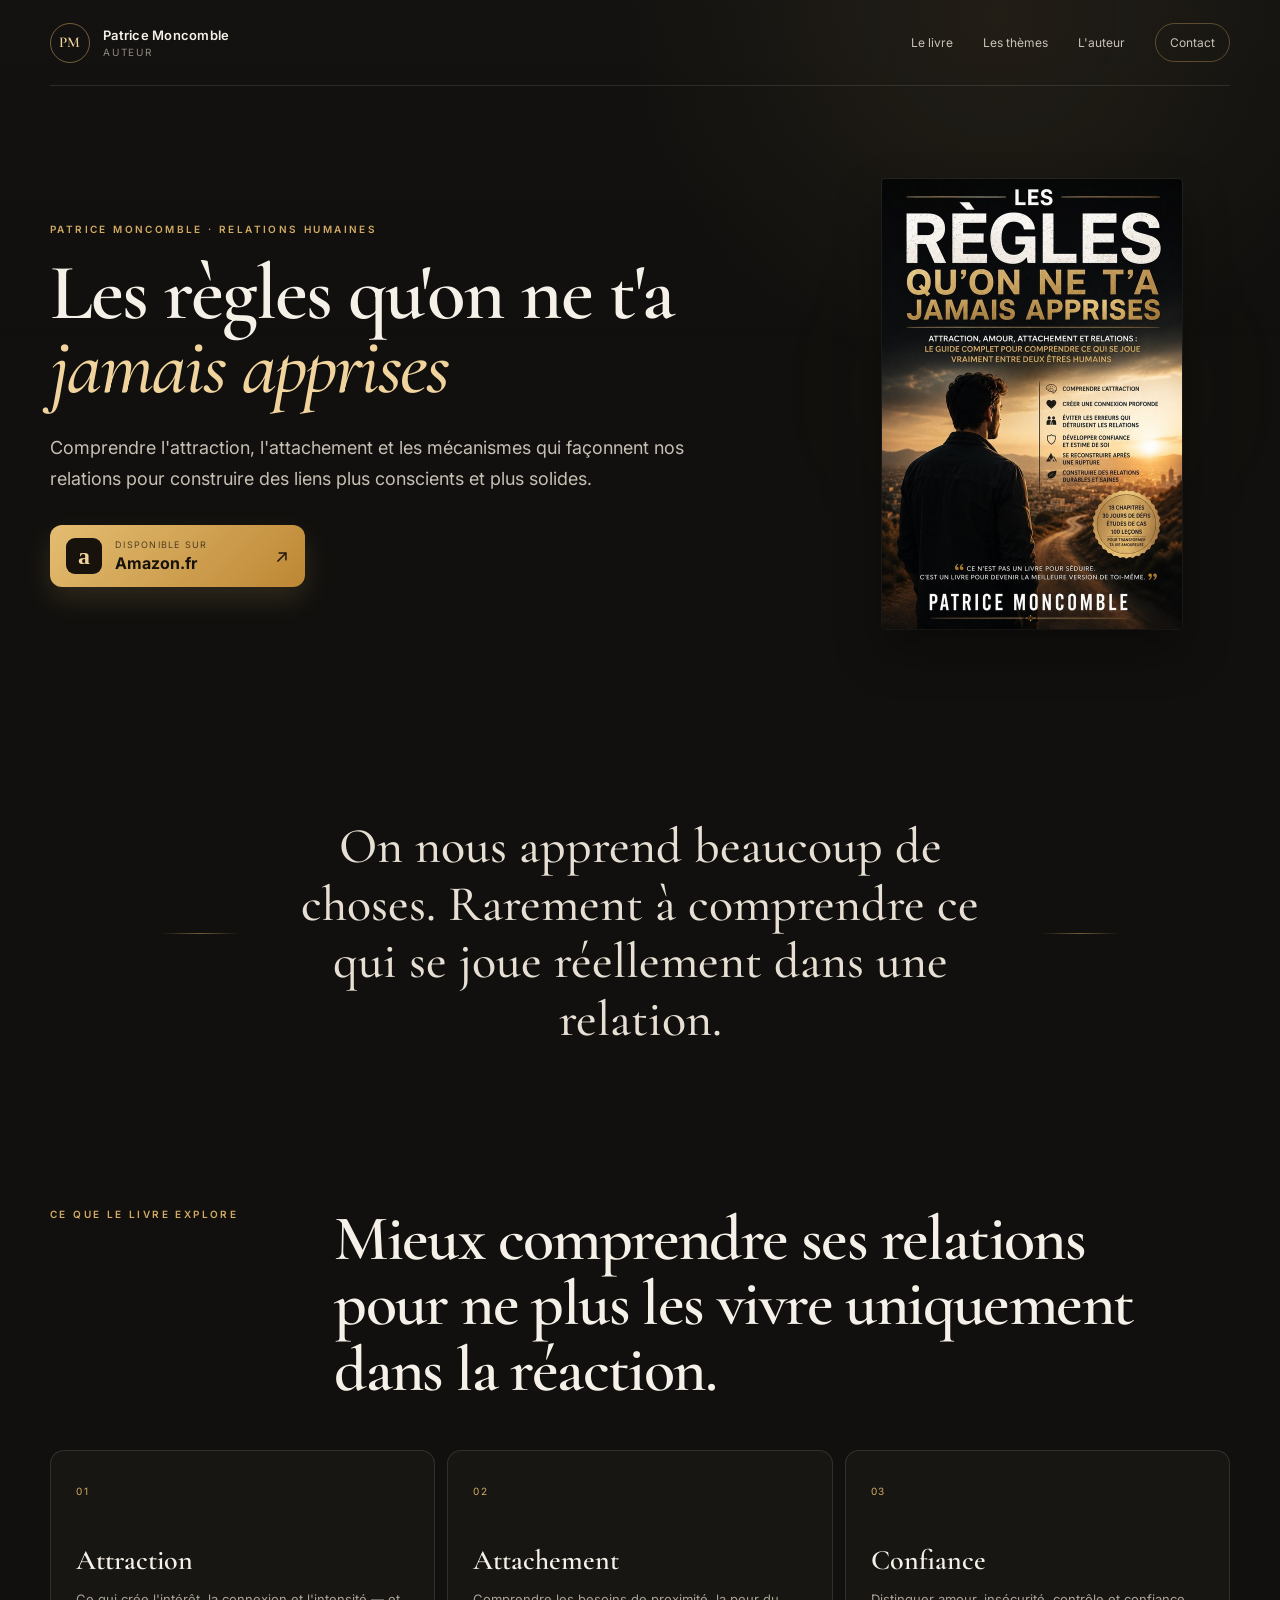
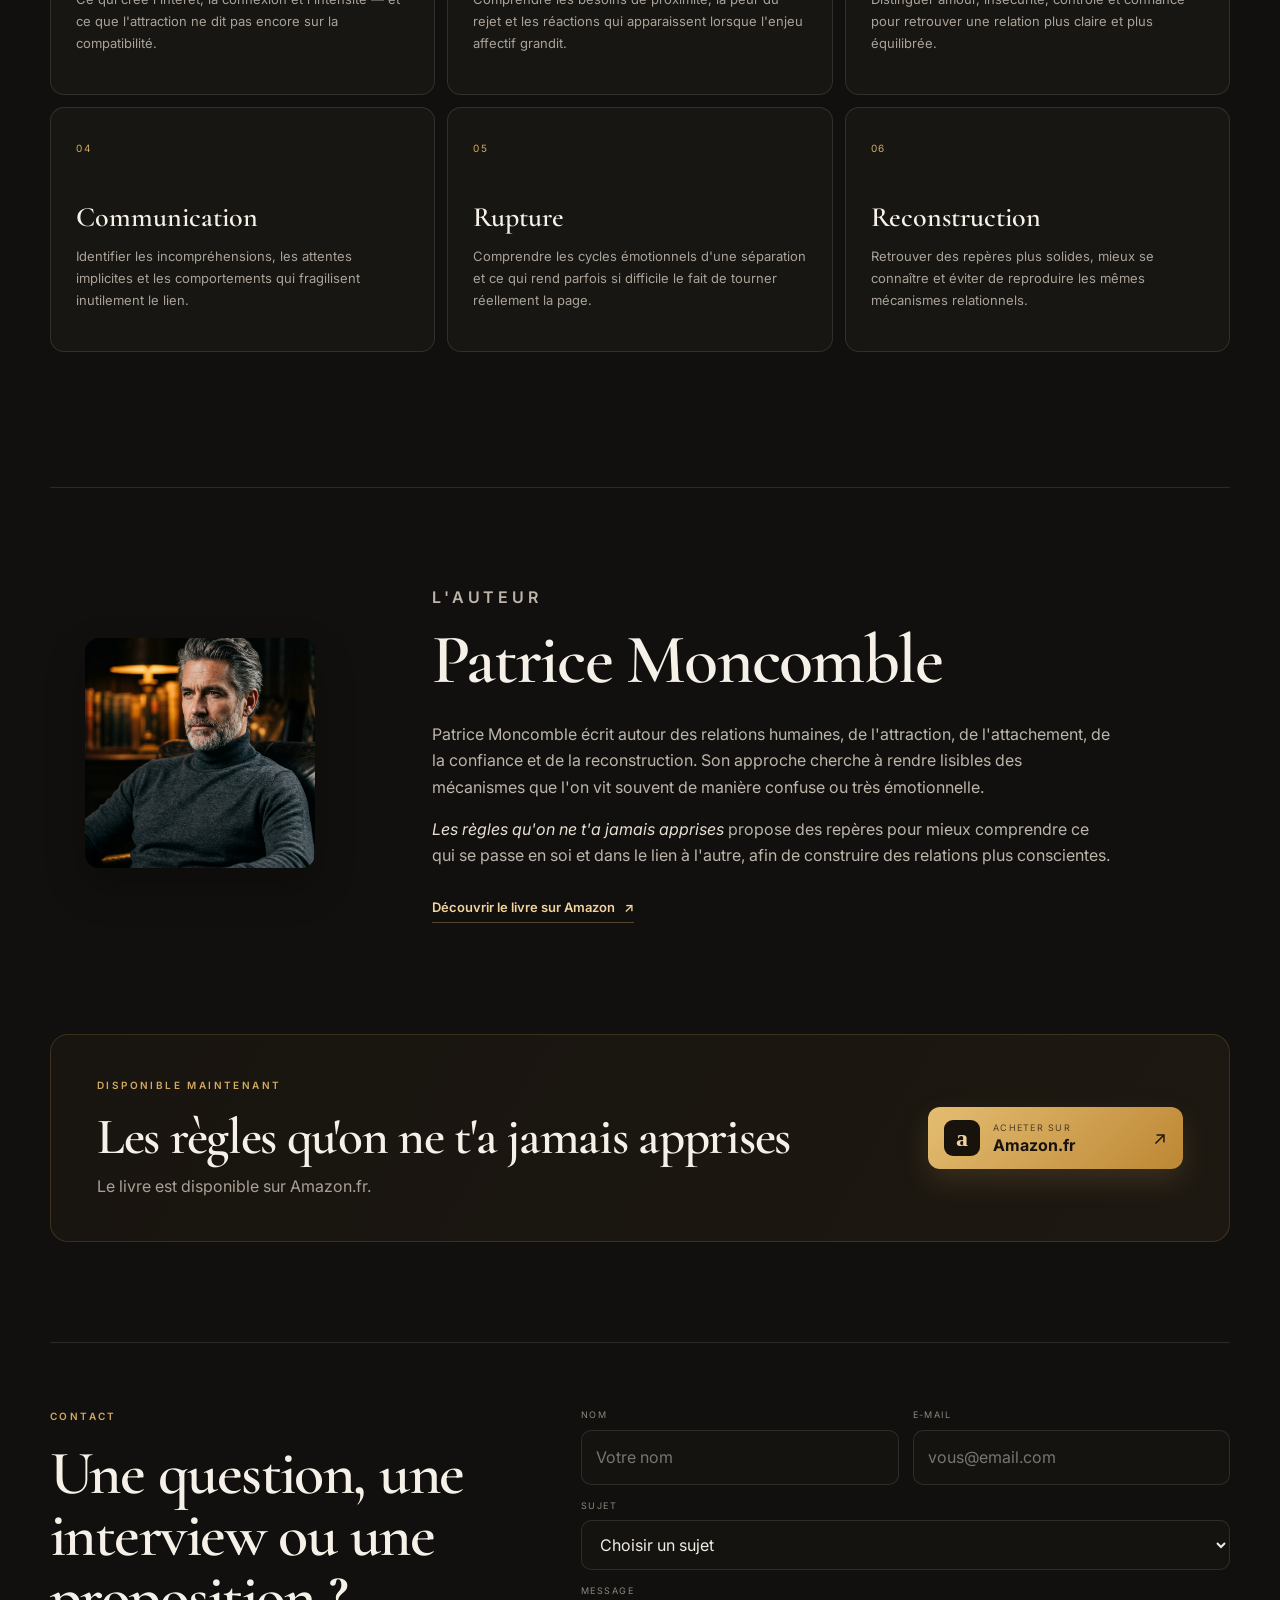
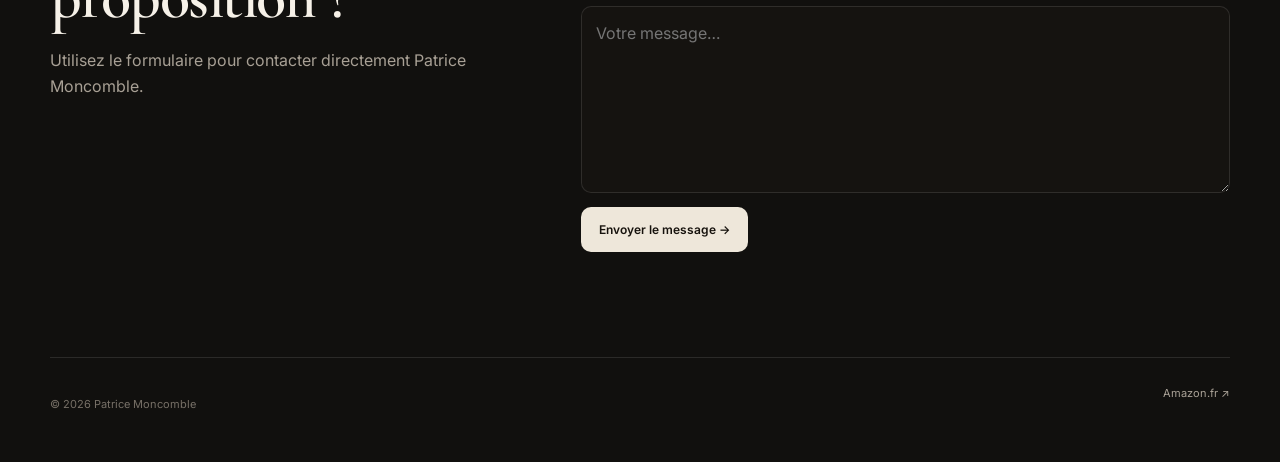
<file: index.html>
<!doctype html>
<html lang="fr">
<head>
  <meta charset="utf-8" />
  <meta name="viewport" content="width=device-width, initial-scale=1" />
  <meta name="description" content="Patrice Moncomble — Les règles qu'on ne t'a jamais apprises. Un livre sur l'attraction, l'attachement, la confiance et les relations modernes." />
  <meta name="theme-color" content="#11100e" />
  <title>Patrice Moncomble — Les règles qu'on ne t'a jamais apprises</title>
  <link rel="preconnect" href="https://fonts.googleapis.com">
  <link rel="preconnect" href="https://fonts.gstatic.com" crossorigin>
  <link href="https://fonts.googleapis.com/css2?family=Cormorant+Garamond:ital,wght@0,500;0,600;1,500;1,600&family=Inter:wght@400;500;600&display=swap" rel="stylesheet">
  <link rel="stylesheet" href="styles.css?v=20261002-1535" />
</head>
<body>
  <header class="site-header">
    <a class="brand" href="#top" aria-label="Patrice Moncomble — accueil">
      <span class="brand-monogram">PM</span>
      <span class="brand-text"><strong>Patrice Moncomble</strong><small>Auteur</small></span>
    </a>
    <button class="menu-toggle" type="button" aria-expanded="false" aria-controls="main-nav" data-menu-toggle><span></span><span></span><span class="sr-only">Ouvrir le menu</span></button>
    <nav class="main-nav" id="main-nav" data-menu>
      <a href="#livre">Le livre</a>
      <a href="#themes">Les thèmes</a>
      <a href="#auteur">L'auteur</a>
      <a href="#contact" class="nav-contact">Contact</a>
    </nav>
  </header>

  <main id="top">
    <section class="hero" id="livre">
      <div class="hero-copy reveal">
        <p class="eyebrow">Patrice Moncomble · Relations humaines</p>
        <h1>Les règles qu'on ne t'a <em>jamais apprises</em></h1>
        <p class="hero-lead">Comprendre l'attraction, l'attachement et les mécanismes qui façonnent nos relations pour construire des liens plus conscients et plus solides.</p>

        <div class="buy-wrap" data-buy-wrap>
          <a class="amazon-button" href="https://www.amazon.fr/dp/B0H4B41YDD" target="_blank" rel="noopener noreferrer" data-amazon-button>
            <span class="amazon-mark">a</span>
            <span class="amazon-copy"><small>Disponible sur</small><strong>Amazon.fr</strong></span>
            <span class="amazon-arrow">↗</span>
          </a>
          <div class="spark-layer" aria-hidden="true" data-spark-layer></div>
        </div>
      </div>

      <div class="book-column reveal" data-delay="1">
        <div class="book-stage">
          <a class="book-link" href="https://www.amazon.fr/dp/B0H4B41YDD" target="_blank" rel="noopener noreferrer" aria-label="Acheter Les règles qu'on ne t'a jamais apprises sur Amazon.fr">
            <img src="assets/book-cover-final-hq.jpg?v=20261002-1535" alt="Couverture du livre Les règles qu'on ne t'a jamais apprises de Patrice Moncomble" class="book-cover" />
            <span class="sr-only">Acheter le livre sur Amazon.fr</span>
          </a>
        </div>
      </div>
    </section>

    <section class="statement reveal">
      <span class="statement-rule"></span>
      <p>On nous apprend beaucoup de choses. Rarement à comprendre ce qui se joue réellement dans une relation.</p>
      <span class="statement-rule"></span>
    </section>

    <section class="content-section" id="themes">
      <div class="section-heading reveal">
        <p class="eyebrow">Ce que le livre explore</p>
        <h2>Mieux comprendre ses relations pour ne plus les vivre uniquement dans la réaction.</h2>
      </div>

      <div class="topic-grid">
        <article class="topic-card reveal"><span class="topic-number">01</span><h3>Attraction</h3><p>Ce qui crée l'intérêt, la connexion et l'intensité — et ce que l'attraction ne dit pas encore sur la compatibilité.</p></article>
        <article class="topic-card reveal" data-delay="1"><span class="topic-number">02</span><h3>Attachement</h3><p>Comprendre les besoins de proximité, la peur du rejet et les réactions qui apparaissent lorsque l'enjeu affectif grandit.</p></article>
        <article class="topic-card reveal" data-delay="2"><span class="topic-number">03</span><h3>Confiance</h3><p>Distinguer amour, insécurité, contrôle et confiance pour retrouver une relation plus claire et plus équilibrée.</p></article>
        <article class="topic-card reveal"><span class="topic-number">04</span><h3>Communication</h3><p>Identifier les incompréhensions, les attentes implicites et les comportements qui fragilisent inutilement le lien.</p></article>
        <article class="topic-card reveal" data-delay="1"><span class="topic-number">05</span><h3>Rupture</h3><p>Comprendre les cycles émotionnels d'une séparation et ce qui rend parfois si difficile le fait de tourner réellement la page.</p></article>
        <article class="topic-card reveal" data-delay="2"><span class="topic-number">06</span><h3>Reconstruction</h3><p>Retrouver des repères plus solides, mieux se connaître et éviter de reproduire les mêmes mécanismes relationnels.</p></article>
      </div>
    </section>

    <section class="author-section" id="auteur">
      <div class="author-photo reveal">
        <img src="assets/patrice-author-final-hq.jpeg?v=20261002-1518" alt="Patrice Moncomble" />
      </div>
      <div class="author-copy reveal" data-delay="1">
        <p class="eyebrow">L'auteur</p>
        <h2>Patrice Moncomble</h2>
        <p>Patrice Moncomble écrit autour des relations humaines, de l'attraction, de l'attachement, de la confiance et de la reconstruction. Son approche cherche à rendre lisibles des mécanismes que l'on vit souvent de manière confuse ou très émotionnelle.</p>
        <p><em>Les règles qu'on ne t'a jamais apprises</em> propose des repères pour mieux comprendre ce qui se passe en soi et dans le lien à l'autre, afin de construire des relations plus conscientes.</p>
        <a class="text-link" href="https://www.amazon.fr/dp/B0H4B41YDD" target="_blank" rel="noopener noreferrer">Découvrir le livre sur Amazon <span>↗</span></a>
      </div>
    </section>

    <section class="purchase-section reveal">
      <div>
        <p class="eyebrow">Disponible maintenant</p>
        <h2>Les règles qu'on ne t'a jamais apprises</h2>
        <p>Le livre est disponible sur Amazon.fr.</p>
      </div>
      <div class="buy-wrap compact" data-buy-wrap>
        <a class="amazon-button" href="https://www.amazon.fr/dp/B0H4B41YDD" target="_blank" rel="noopener noreferrer" data-amazon-button>
          <span class="amazon-mark">a</span>
          <span class="amazon-copy"><small>Acheter sur</small><strong>Amazon.fr</strong></span>
          <span class="amazon-arrow">↗</span>
        </a>
        <div class="spark-layer" aria-hidden="true" data-spark-layer></div>
      </div>
    </section>

    <section class="contact-section" id="contact">
      <div class="contact-copy reveal">
        <p class="eyebrow">Contact</p>
        <h2>Une question, une interview ou une proposition ?</h2>
        <p>Utilisez le formulaire pour contacter directement Patrice Moncomble.</p>
      </div>

      <form class="contact-form reveal" action="https://formsubmit.co/patrice.moncomble@gmail.com" method="POST" data-contact-form>
        <input type="hidden" name="_subject" value="Nouveau message — Site Patrice Moncomble">
        <input type="hidden" name="_template" value="table">
        <input type="hidden" name="_captcha" value="false">
        <input type="hidden" name="_next" value="" data-next-url>
        <div class="form-grid">
          <label><span>Nom</span><input type="text" name="name" autocomplete="name" placeholder="Votre nom" required></label>
          <label><span>E-mail</span><input type="email" name="email" autocomplete="email" placeholder="vous@email.com" required></label>
        </div>
        <label><span>Sujet</span><select name="subject" required><option value="">Choisir un sujet</option><option>Le livre</option><option>Presse / interview</option><option>Collaboration</option><option>Autre</option></select></label>
        <label><span>Message</span><textarea name="message" rows="6" placeholder="Votre message…" required></textarea></label>
        <div class="form-footer"><button class="submit-button" type="submit" data-submit-button>Envoyer le message <span>→</span></button><p class="form-status" role="status" aria-live="polite" data-form-status></p></div>
      </form>
    </section>
  </main>

  <footer class="site-footer"><p>© <span data-year></span> Patrice Moncomble</p><a href="https://www.amazon.fr/dp/B0H4B41YDD" target="_blank" rel="noopener noreferrer">Amazon.fr ↗</a></footer>
  <script src="script.js?v=20261002-1515"></script>
</body>
</html>
</file>
<file: styles.css>
:root{
  --bg:#11100e;
  --bg-soft:#171512;
  --paper:#eee7da;
  --text:#f6f1e8;
  --muted:#b7afa2;
  --line:rgba(255,255,255,.11);
  --gold:#d2aa62;
  --gold-soft:#f0d39d;
  --card:#181613;
  --max:1180px;
}
*{box-sizing:border-box}
html{scroll-behavior:smooth}
body{margin:0;background:var(--bg);color:var(--text);font-family:"Inter",system-ui,sans-serif;line-height:1.65;-webkit-font-smoothing:antialiased}
a{color:inherit;text-decoration:none}
img{display:block;max-width:100%}
button,input,select,textarea{font:inherit}
.sr-only{position:absolute!important;width:1px!important;height:1px!important;padding:0!important;margin:-1px!important;overflow:hidden!important;clip:rect(0,0,0,0)!important;white-space:nowrap!important;border:0!important}
body::before{content:"";position:fixed;inset:0;pointer-events:none;background:radial-gradient(circle at 78% 2%,rgba(210,170,98,.08),transparent 28%),linear-gradient(180deg,rgba(255,255,255,.012),transparent 45%);z-index:-1}
.site-header{width:min(calc(100% - 40px),var(--max));height:86px;margin:0 auto;display:flex;align-items:center;justify-content:space-between;border-bottom:1px solid var(--line);position:relative;z-index:20}
.brand{display:flex;align-items:center;gap:13px}.brand-monogram{width:40px;height:40px;border-radius:50%;border:1px solid rgba(210,170,98,.5);display:grid;place-items:center;color:var(--gold-soft);font:600 15px/1 "Cormorant Garamond",serif;letter-spacing:.06em}.brand-text{display:flex;flex-direction:column;line-height:1.08}.brand-text strong{font-size:13px;font-weight:600;letter-spacing:.02em}.brand-text small{font-size:10px;color:#8f887f;text-transform:uppercase;letter-spacing:.18em;margin-top:5px}.main-nav{display:flex;align-items:center;gap:30px;font-size:12px;color:#cac2b7}.main-nav a{transition:color .2s ease}.main-nav a:hover{color:#fff}.nav-contact{padding:9px 14px;border:1px solid rgba(210,170,98,.36);border-radius:999px}.menu-toggle{display:none;width:42px;height:42px;border:0;background:none;color:#fff}.menu-toggle>span:not(.sr-only){display:block;width:22px;height:1px;background:#fff;margin:6px auto}
.hero{width:min(calc(100% - 40px),var(--max));margin:0 auto;min-height:650px;padding:68px 0 82px;display:grid;grid-template-columns:minmax(0,1.28fr) minmax(260px,.72fr);gap:82px;align-items:center}.eyebrow{margin:0 0 18px;font-size:10px;font-weight:600;text-transform:uppercase;letter-spacing:.24em;color:var(--gold)}.hero h1,.section-heading h2,.author-copy h2,.purchase-section h2,.contact-copy h2{font-family:"Cormorant Garamond",serif;font-weight:600;letter-spacing:-.025em}.hero h1{font-size:clamp(54px,6.2vw,88px);line-height:.94;margin:0;max-width:760px}.hero h1 em{color:var(--gold-soft);font-weight:500}.hero-lead{max-width:650px;margin:28px 0 30px;font-size:18px;line-height:1.72;color:#c7bfb4}.hero-topics{display:flex;flex-wrap:wrap;gap:9px;margin-top:28px}.hero-topics span{font-size:11px;color:#9f978e;border:1px solid var(--line);border-radius:999px;padding:7px 11px}
.book-column{display:flex;justify-content:center}.book-stage{width:100%;display:flex;justify-content:center;position:relative}.book-stage::before{content:"";position:absolute;width:260px;height:260px;border-radius:50%;background:rgba(210,170,98,.055);filter:blur(70px);top:18%;left:50%;transform:translateX(-50%)}.book-link{display:block;position:relative;width:min(300px,68vw);cursor:pointer;transform:none!important;filter:none!important}.book-link:hover{transform:none!important;filter:none!important}.book-link::after{display:none!important}.book-cover{display:block;width:100%;height:auto;max-width:100%;object-fit:contain;opacity:1!important;filter:none!important;border-radius:4px;box-shadow:0 22px 46px rgba(0,0,0,.34),0 0 0 1px rgba(255,255,255,.06);position:relative;z-index:1;image-rendering:auto}.buy-wrap{display:inline-flex;position:relative}.amazon-button{display:inline-flex;align-items:center;gap:13px;min-width:255px;padding:13px 16px;border-radius:12px;background:linear-gradient(135deg,#e4bd72,#bd8734);color:#17120c;box-shadow:0 12px 28px rgba(210,170,98,.16);position:relative;z-index:2;transition:transform .22s ease,box-shadow .22s ease}.amazon-button:hover{transform:translateY(-2px);box-shadow:0 18px 35px rgba(210,170,98,.22)}.amazon-mark{width:36px;height:36px;border-radius:9px;display:grid;place-items:center;background:#17120c;color:#f0d39d;font:600 24px/1 Georgia,serif}.amazon-copy{display:flex;flex-direction:column;line-height:1.05}.amazon-copy small{font-size:9px;text-transform:uppercase;letter-spacing:.14em;opacity:.7}.amazon-copy strong{font-size:16px;margin-top:5px}.amazon-arrow{margin-left:auto;font-size:18px}.spark-layer{position:absolute;inset:-20px;pointer-events:none;z-index:3}.spark{position:absolute;width:5px;height:5px;border-radius:50%;background:#ffe0a0;box-shadow:0 0 9px rgba(255,222,160,.9);animation:spark .82s ease-out forwards}.spark.star{width:7px;height:7px;border-radius:0;clip-path:polygon(50% 0,62% 38%,100% 50%,62% 62%,50% 100%,38% 62%,0 50%,38% 38%)}@keyframes spark{0%{transform:scale(.1);opacity:0}18%{opacity:1}100%{transform:translate(var(--dx),var(--dy)) scale(1.25);opacity:0}}
.statement{width:min(calc(100% - 40px),960px);margin:0 auto;padding:82px 0 98px;display:grid;grid-template-columns:80px 1fr 80px;gap:28px;align-items:center;text-align:center}.statement-rule{height:1px;background:linear-gradient(90deg,transparent,rgba(210,170,98,.5),transparent)}.statement p{margin:0;font:500 clamp(30px,4.3vw,50px)/1.15 "Cormorant Garamond",serif;color:#e7dfd3}
.content-section{width:min(calc(100% - 40px),var(--max));margin:0 auto;padding:60px 0 105px}.section-heading{display:grid;grid-template-columns:.42fr 1.58fr;gap:46px;align-items:start;margin-bottom:48px}.section-heading h2{font-size:clamp(42px,5vw,64px);line-height:1.02;margin:0;max-width:830px}.topic-grid{display:grid;grid-template-columns:repeat(3,1fr);gap:12px}.topic-card{min-height:245px;background:var(--card);border:1px solid var(--line);border-radius:14px;padding:25px;transition:transform .22s ease,border-color .22s ease,background .22s ease}.topic-card:hover{transform:translateY(-3px);border-color:rgba(210,170,98,.28);background:#1c1915}.topic-number{font-size:10px;color:var(--gold);letter-spacing:.18em}.topic-card h3{font:600 28px/1.05 "Cormorant Garamond",serif;margin:44px 0 12px}.topic-card p{margin:0;font-size:13px;line-height:1.7;color:#aaa298}
.author-section{width:min(calc(100% - 40px),var(--max));margin:30px auto 0;padding:96px 0;display:grid;grid-template-columns:300px 1fr;gap:82px;align-items:center;border-top:1px solid var(--line)}.author-photo{width:230px;justify-self:center;position:relative;transform:none!important;filter:none!important}.author-photo::after{display:none!important}.author-photo img{display:block;width:100%;height:auto;aspect-ratio:1/1;object-fit:cover;opacity:1!important;filter:none!important;border-radius:14px;box-shadow:0 18px 42px rgba(0,0,0,.24);image-rendering:auto}.author-copy h2{font-size:clamp(48px,5.5vw,70px);line-height:.98;margin:0 0 26px}.author-copy p{max-width:680px;font-size:16px;color:#bdb5aa;margin:0 0 16px}.author-copy em{color:#e8dfd1}.text-link{display:inline-flex;align-items:center;gap:9px;margin-top:12px;color:var(--gold-soft);font-size:13px;font-weight:600;border-bottom:1px solid rgba(210,170,98,.35);padding-bottom:4px}
.purchase-section{width:min(calc(100% - 40px),var(--max));margin:15px auto 100px;padding:42px 46px;border:1px solid rgba(210,170,98,.18);background:linear-gradient(120deg,#18140f,#1d1811);border-radius:18px;display:flex;align-items:center;justify-content:space-between;gap:50px}.purchase-section h2{font-size:clamp(38px,4vw,54px);line-height:1;margin:0 0 10px}.purchase-section p:not(.eyebrow){margin:0;color:#a9a197}.compact{flex:0 0 auto}
.contact-section{width:min(calc(100% - 40px),var(--max));margin:0 auto;padding:65px 0 105px;display:grid;grid-template-columns:.82fr 1.18fr;gap:80px;border-top:1px solid var(--line)}.contact-copy h2{font-size:clamp(42px,5vw,62px);line-height:1;margin:0 0 18px}.contact-copy p:last-child{color:#a8a095;max-width:440px}.contact-form{display:flex;flex-direction:column;gap:14px}.form-grid{display:grid;grid-template-columns:1fr 1fr;gap:14px}.contact-form label{display:flex;flex-direction:column;gap:7px}.contact-form label span{font-size:9px;text-transform:uppercase;letter-spacing:.16em;color:#8e877d}.contact-form input,.contact-form select,.contact-form textarea{width:100%;border:1px solid var(--line);background:#151310;color:#f1ece4;border-radius:10px;padding:13px 14px;outline:none}.contact-form input:focus,.contact-form select:focus,.contact-form textarea:focus{border-color:rgba(210,170,98,.5)}.form-footer{display:flex;align-items:center;gap:18px}.submit-button{border:0;border-radius:10px;background:var(--paper);color:#16120d;padding:13px 18px;font-size:12px;font-weight:600;cursor:pointer}.submit-button[disabled]{opacity:.6;cursor:wait}.form-status{margin:0;font-size:11px;color:#a8a095}.site-footer{width:min(calc(100% - 40px),var(--max));margin:0 auto;padding:26px 0 38px;border-top:1px solid var(--line);display:flex;justify-content:space-between;color:#777067;font-size:11px}.site-footer a{color:#aaa297}
.reveal{opacity:0;transform:translateY(18px);transition:opacity .68s ease,transform .68s ease}.reveal.in-view{opacity:1;transform:none}.reveal[data-delay="1"]{transition-delay:.08s}.reveal[data-delay="2"]{transition-delay:.16s}
@media(max-width:920px){.main-nav{display:none;position:absolute;top:72px;left:0;right:0;padding:18px;background:#131210;border:1px solid var(--line);border-radius:12px;flex-direction:column;align-items:flex-start}.main-nav.open{display:flex}.menu-toggle{display:block}.hero{grid-template-columns:1fr;gap:48px;min-height:auto;padding-top:54px}.book-column{order:2}.hero-copy{order:1}.book-link{width:min(270px,72vw)}.section-heading,.author-section,.contact-section{grid-template-columns:1fr;gap:40px}.topic-grid{grid-template-columns:1fr 1fr}.author-photo{width:220px;justify-self:start}.purchase-section{flex-direction:column;align-items:flex-start}}
@media(max-width:620px){.site-header{height:74px}.hero{padding:46px 0 64px}.hero h1{font-size:50px}.hero-lead{font-size:16px}.book-link{width:min(245px,74vw)}.statement{grid-template-columns:1fr;padding:62px 0 76px}.statement-rule{display:none}.topic-grid{grid-template-columns:1fr}.content-section{padding-bottom:80px}.author-section{padding:76px 0}.author-photo{width:205px}.purchase-section{padding:28px 24px;margin-bottom:72px}.form-grid{grid-template-columns:1fr}.contact-section{padding-bottom:80px}.site-footer{flex-direction:column;gap:7px}}
@media(prefers-reduced-motion:reduce){html{scroll-behavior:auto}.reveal{opacity:1;transform:none;transition:none}.spark{display:none}.amazon-button,.topic-card,.book-link{transition:none}.book-link{transform:none!important}.book-link::after{display:none}.book-cover{transition:none}}
</file>
